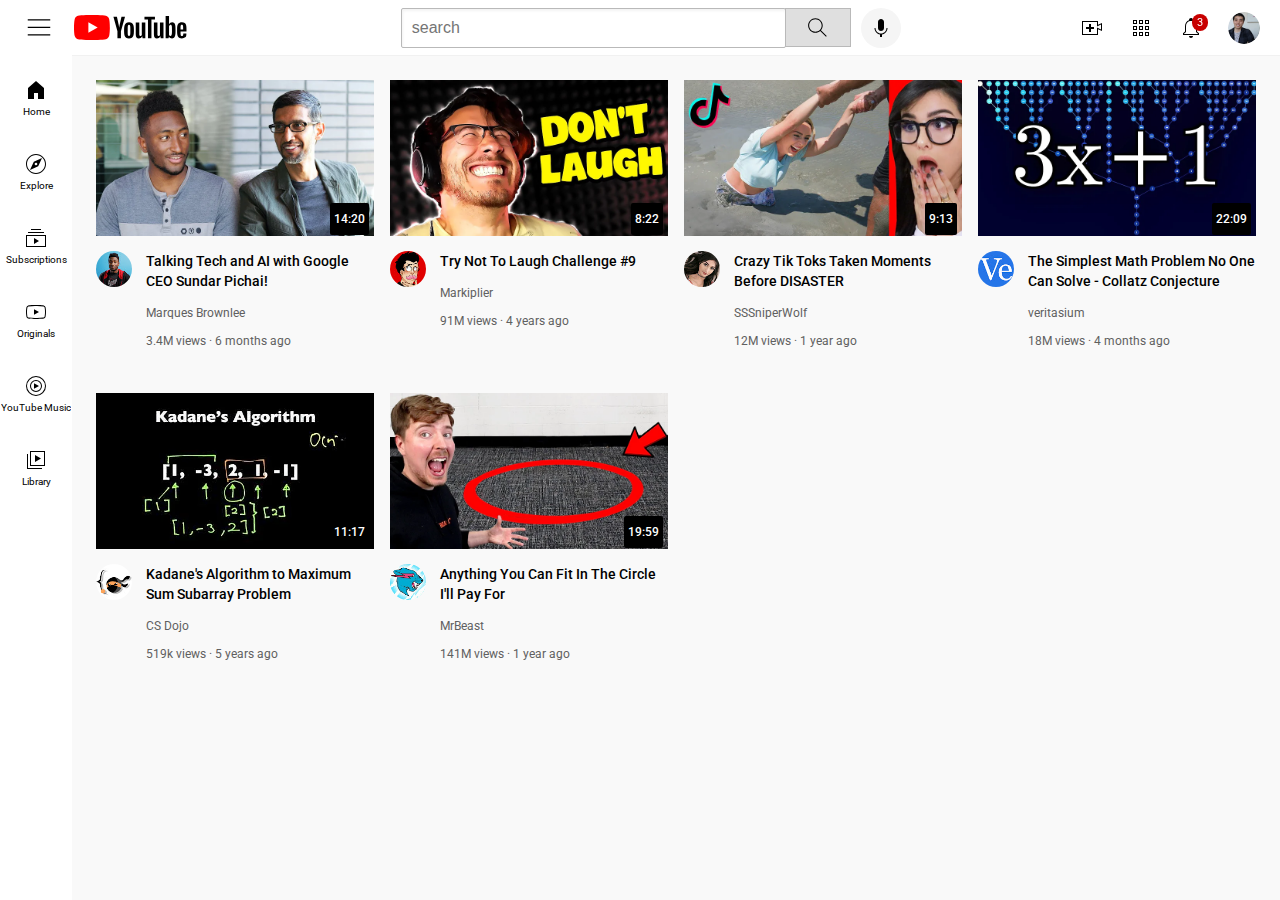
<file: index.html>
<!DOCTYPE html>
<html>
<head>
    <title>Youtube.com clone</title>

    <link rel="preconnect" href="https://fonts.googleapis.com">
    <link rel="preconnect" href="https://fonts.gstatic.com" crossorigin>
    <link href="https://fonts.googleapis.com/css2?family=Roboto:ital,wght@0,500;1,500&display=swap"
    rel="stylesheet">
    <link rel="stylesheet" href="styles/general.css">
    <link rel="stylesheet" href="styles/header.css">
    <link rel="stylesheet" href="styles/video.css">
    <link rel="stylesheet" href="styles/sidebar.css">
    


</head>
    <body>
      
      <header class="header">

        <div class="left-section">
          <img class="hamburger-menu" src="Icons/hamburger-menu.svg">
          <img class="youtube-logo" src="Icons/youtube-logo.svg">
        </div>

        <div class="middle-section">
          <input class="search-bar" type="text" placeholder="search">
          <button class="search-button">
            <img class="search-icon" src="Icons/search.svg">
            <div class="tooltip">Search</div>
          </button>
          <!-- Put position absolute inside position relative -->
          <button class="voice-search-button">
            <img class="voice-search-icon" src="Icons/voice-search-icon.svg">
            <div class="tooltip">Search with your voice</div>
          </button>
        </div>

        <div class="right-section">
          <div class="upload-icon-container">
            <img class="upload-icon" src="Icons/upload.svg">
            <div class="tooltip">Create</div>
          </div>
          <div class="youtube-apps-icon-container">
          <img class="youtube-apps-icon" src="Icons/youtube-apps.svg">
          <div class="tooltip">YouTube apps</div>
        </div>
            <div class="notifications-icon-container">
          <img class="notifications-icon" src="Icons/notifications.svg">
          <div class="notifications-count">3</div>
          <div class="tooltip">Notifications</div>
            </div>
          <img class="current-user-picture" src="channel-pictures/my-channel.jpeg">
        </div>
      
      </header>

      <nav class="sidebar">
        <div class="sidebar-link">
          <img src="Icons/home-sidebar(1).svg">
          <div>Home</div>
        </div>
        <div class="sidebar-link">
          <img src="Icons/explore-sidebar(2).svg">
          <div>Explore</div>
        </div>
        <div class="sidebar-link">
          <img src="Icons/subscriptions-sidebar(3).svg">
          <div>Subscriptions</div>
        </div>
        <div class="sidebar-link">
          <img src="Icons/originals-sidebar(4).svg">
          <div>Originals</div>
        </div>
        <div class="sidebar-link">
          <img src="Icons/youtube-music-sidebar(5).svg">
          <div>YouTube Music</div>
        </div>
        <div class="sidebar-link">
          <img src="Icons/library-sidebar(6).svg">
          <div>Library</div>
        </div>
      </nav>

      <main>
    <section class="video-grid">

        <div class="video-preview">
          
        <div class="thumbnail-row"> 
          <a class="video-title-link"
          href="https://www.youtube.com/watch?v=n2RNcPRtAiY&ab_channel=MarquesBrownlee"
          target="_blank" href="https://www.youtube.com/marques-brownlee">
            <img class="thumbnail" src="thumbnails/thumbnail-1.webp"> 
            </a>
          <div class="video-time">14:20</div>
        </div>
        
        
        <div class="video-info-grid">
          <div class="channel-picture">
            <div class="profile-picture-container">
            <a class="profile-picture-link" target="_blank" href="https://www.youtube.com/@mkbhd">
            <img class="profile-picture" src="channel-pictures/channel-1.jpeg">
          </a>
          <div class="channel-tooltips">
            <div class="channel-tooltips-image-container"><img class="channel-tooltips-image" src="channel-pictures/channel-1.jpeg"></div>
            <div class="channel-tooltips-info">
              <div class="channel-tooltips-username">Marques Brownlee</div>
              <div class="subscribers-count">15M subscribers</div>
            </div>
          </div>
        </div>
      </div>
          
          <div class="video-info">

        <a class="video-title-link"
      href="https://www.youtube.com/watch?v=n2RNcPRtAiY&ab_channel=MarquesBrownlee"
      target="_blank">
          <p class="video-title">Talking Tech and AI with Google CEO Sundar Pichai!</p>
        </a>

      <p class="video-author">
        Marques Brownlee
      </p>


      <p class="video-stats">
        3.4M views &#183; 6 months ago
      </p>
      </div>

    </div>  
    
  </div>
        

  
      <div class="video-preview">
      

          <div class="thumbnail-row">
            <a class="video-title-link"
            href="https://www.youtube.com/watch?v=mP0RAo9SKZk&ab_channel=Markiplier"
            target="_blank">
            <img class="thumbnail" src="thumbnails/thumbnail-2.webp"> 
              </a>
            
            <div class="video-time">8:22</div>
          </div>

          <div class="video-info-grid">

            <div class="channel-picture">
              <a class="profile-picture-link" target="_blank" href="https://www.youtube.com/@Markiplier">
              <img class="profile-picture" src="channel-pictures/channel-2.jpeg" >
            </a>
            </div>
          
        <div class="video-info">
          <a class="video-title-link" target="_blank" href="https://www.youtube.com/watch?v=mP0RAo9SKZk&ab_channel=Markiplier">
        <p class="video-title">
        Try Not To Laugh Challenge #9
      </p>
    </a>


      <p class="video-author">
        Markiplier
      </p>


      <p class="video-stats">
        91M views &#183; 4 years ago
      </p> 
        </div>

        </div>

      </div>





      <div class="video-preview">

        <div class="thumbnail-row"> 
          <a class="video-title-link" target="_blank" href="https://www.youtube.com/watch?v=FgjPQQeTh1w&ab_channel=SSSniperWolf">
          <img class="thumbnail" src="thumbnails/thumbnail-3-ssniperwolf.webp">
        </a>
          <div class="video-time">9:13</div>
        </div>
       
       
        <div class="video-info-grid">
          <div class="channel-picture">
            <a class="profile-picture-link" target="_blank" href="https://www.youtube.com/@SSSniperWolf">
            <img class="profile-picture" src="channel-pictures/ssniperwolf.jpeg">
          </a>
          </div>
          
          <div class="video-info"> 
            <a class="video-title-link" target="_blank" href="https://www.youtube.com/watch?v=FgjPQQeTh1w&ab_channel=SSSniperWolf">
            <p class="video-title">
          Crazy Tik Toks Taken Moments Before DISASTER
          </p>
            </a>

      <p class="video-author">
        SSSniperWolf
      </p>


      <p class="video-stats">
        12M views &#183; 1 year ago
      </p>
      </div>

    </div>  
    
  </div>
        

  
      <div class="video-preview">


          <div class="thumbnail-row">
            <a class="video-title-link" target="_blank" href="https://www.youtube.com/watch?v=094y1Z2wpJg">
            <img class="thumbnail" src="thumbnails/3x+1 thumbnail.webp">
          </a>
            <div class="video-time">22:09</div>
          </div>

          <div class="video-info-grid">

            <div class="channel-picture">
              <a class="profile-picture-link" target="_blank" href="https://www.youtube.com/@veritasium">
              <img class="profile-picture" src="channel-pictures/channel-4 3x+1.jpeg" >
            </a>
            </div>
          
        <div class="video-info">
        <a class="video-title-link" target="_blank" href="https://www.youtube.com/watch?v=094y1Z2wpJg">
          <p class="video-title">
        The Simplest Math Problem No One Can Solve - Collatz Conjecture
          </p>
    </a>


      <p class="video-author">
        veritasium
      </p>


      <p class="video-stats">
        18M views &#183; 4 months ago
      </p> 
        </div>

        </div>

      </div>





      <div class="video-preview">

        <div class="thumbnail-row"> 
          <a class="video-title-link" target="_blank" href="https://www.youtube.com/watch?v=86CQq3pKSUw">
          <img class="thumbnail" src="thumbnails/kadanes algorithm.webp">
        </a>
          <div class="video-time">11:17</div>
        </div>
       
       
        <div class="video-info-grid">
          <div class="channel-picture">
            <a class="profile-picture-link" target="_blank" href="https://www.youtube.com/@CSDojo">
            <img class="profile-picture" src="channel-pictures/channel-5 kadanes algorithm.jpeg">
          </a>
          </div>
          
          <div class="video-info"> 
            <a class="video-title-link" target="_blank" href="https://www.youtube.com/watch?v=86CQq3pKSUw">
            <p class="video-title">
          Kadane's Algorithm to Maximum Sum Subarray Problem
      </p>
    </a>

      <p class="video-author">
        CS Dojo
      </p>


      <p class="video-stats">
        519k views &#183; 5 years ago
      </p>
      </div>

    </div>  
    
  </div>
        

  
      <div class="video-preview">


          <div class="thumbnail-row">
            <a class="video-title-link" target="_blank" href="https://www.youtube.com/watch?v=yXWw0_UfSFg&ab_channel=MrBeast">
            <img class="thumbnail" src="thumbnails/thumbnail-6 mrbeast.webp">
          </a>
            <div class="video-time">19:59</div>
          </div>

          <div class="video-info-grid">

            <div class="channel-picture">
              <a class="profile-picture-link" target="_blank" href="https://www.youtube.com/@MrBeast">
              <img class="profile-picture" src="channel-pictures/channel-6 mrbeast.jpeg" >
            </a>
            </div>
          
        <div class="video-info">
          <a class="video-title-link" target="_blank" href="https://www.youtube.com/watch?v=yXWw0_UfSFg&ab_channel=MrBeast">
        <p class="video-title">
          Anything You Can Fit In The Circle I'll Pay For
      </p>
    </a>


      <p class="video-author">
        MrBeast
      </p>


      <p class="video-stats">
        141M views &#183; 1 year ago
      </p> 
        </div>
      </div>
    </div>
  </section>
</main>
    </body>
</html>
</file>
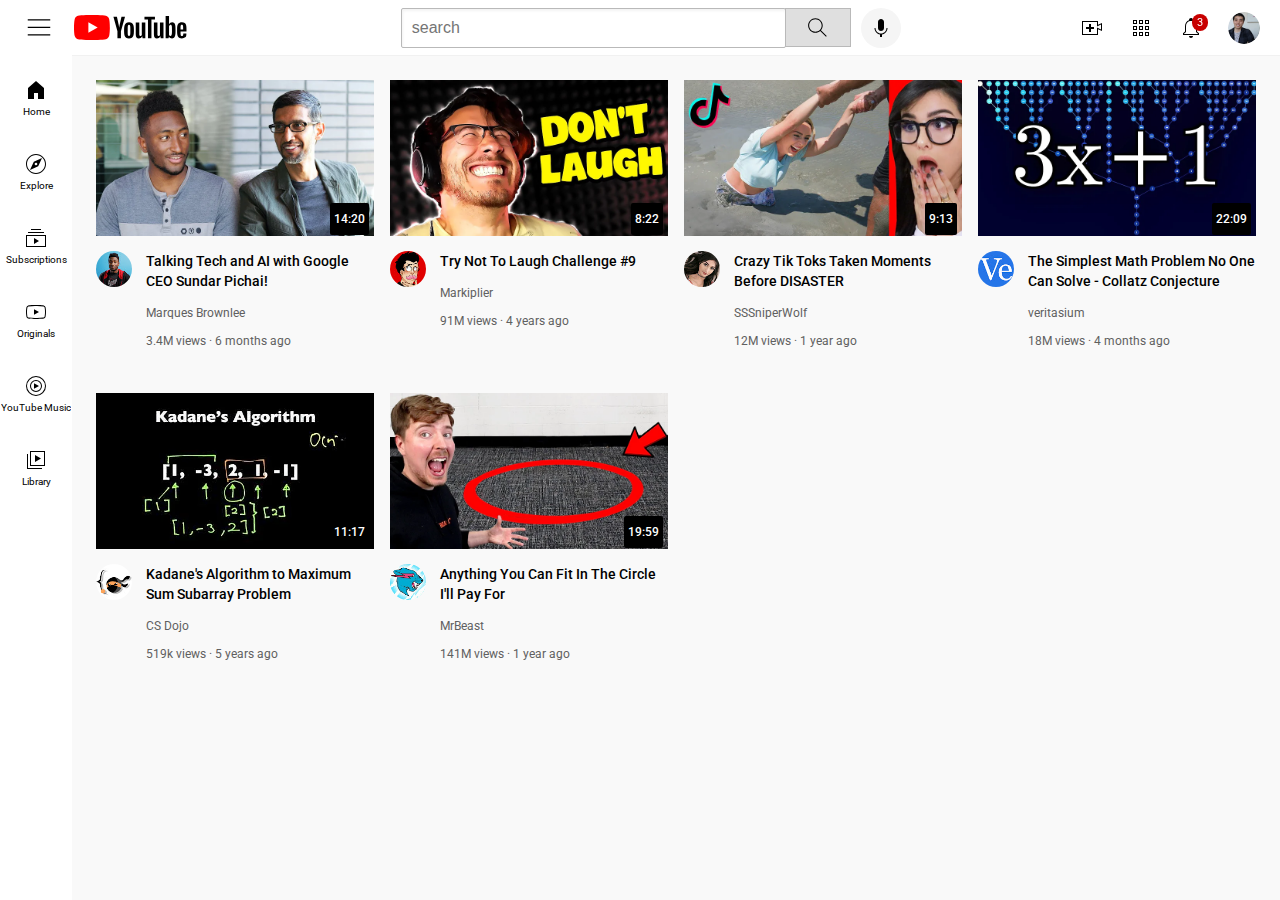
<file: youtube.html>
<!DOCTYPE html>
<html>
<head>
    <title>Youtube.com clone</title>

    <link rel="preconnect" href="https://fonts.googleapis.com">
    <link rel="preconnect" href="https://fonts.gstatic.com" crossorigin>
    <link href="https://fonts.googleapis.com/css2?family=Roboto:ital,wght@0,500;1,500&display=swap"
    rel="stylesheet">
    <link rel="stylesheet" href="styles/general.css">
    <link rel="stylesheet" href="styles/header.css">
    <link rel="stylesheet" href="styles/video.css">
    <link rel="stylesheet" href="styles/sidebar.css">
    


</head>
    <body>
      
      <header class="header">

        <div class="left-section">
          <img class="hamburger-menu" src="Icons/hamburger-menu.svg">
          <img class="youtube-logo" src="Icons/youtube-logo.svg">
        </div>

        <div class="middle-section">
          <input class="search-bar" type="text" placeholder="search">
          <button class="search-button">
            <img class="search-icon" src="Icons/search.svg">
            <div class="tooltip">Search</div>
          </button>
          <!-- Put position absolute inside position relative -->
          <button class="voice-search-button">
            <img class="voice-search-icon" src="Icons/voice-search-icon.svg">
            <div class="tooltip">Search with your voice</div>
          </button>
        </div>

        <div class="right-section">
          <div class="upload-icon-container">
            <img class="upload-icon" src="Icons/upload.svg">
            <div class="tooltip">Create</div>
          </div>
          <div class="youtube-apps-icon-container">
          <img class="youtube-apps-icon" src="Icons/youtube-apps.svg">
          <div class="tooltip">YouTube apps</div>
        </div>
            <div class="notifications-icon-container">
          <img class="notifications-icon" src="Icons/notifications.svg">
          <div class="notifications-count">3</div>
          <div class="tooltip">Notifications</div>
            </div>
          <img class="current-user-picture" src="channel-pictures/my-channel.jpeg">
        </div>
      
      </header>

      <nav class="sidebar">
        <div class="sidebar-link">
          <img src="Icons/home-sidebar(1).svg">
          <div>Home</div>
        </div>
        <div class="sidebar-link">
          <img src="Icons/explore-sidebar(2).svg">
          <div>Explore</div>
        </div>
        <div class="sidebar-link">
          <img src="Icons/subscriptions-sidebar(3).svg">
          <div>Subscriptions</div>
        </div>
        <div class="sidebar-link">
          <img src="Icons/originals-sidebar(4).svg">
          <div>Originals</div>
        </div>
        <div class="sidebar-link">
          <img src="Icons/youtube-music-sidebar(5).svg">
          <div>YouTube Music</div>
        </div>
        <div class="sidebar-link">
          <img src="Icons/library-sidebar(6).svg">
          <div>Library</div>
        </div>
      </nav>

      <main>
    <section class="video-grid">

        <div class="video-preview">
          
        <div class="thumbnail-row"> 
          <a class="video-title-link"
          href="https://www.youtube.com/watch?v=n2RNcPRtAiY&ab_channel=MarquesBrownlee"
          target="_blank" href="https://www.youtube.com/marques-brownlee">
            <img class="thumbnail" src="thumbnails/thumbnail-1.webp"> 
            </a>
          <div class="video-time">14:20</div>
        </div>
        
        
        <div class="video-info-grid">
          <div class="channel-picture">
            <div class="profile-picture-container">
            <a class="profile-picture-link" target="_blank" href="https://www.youtube.com/@mkbhd">
            <img class="profile-picture" src="channel-pictures/channel-1.jpeg">
          </a>
          <div class="channel-tooltips">
            <div class="channel-tooltips-image-container"><img class="channel-tooltips-image" src="channel-pictures/channel-1.jpeg"></div>
            <div class="channel-tooltips-info">
              <div class="channel-tooltips-username">Marques Brownlee</div>
              <div class="subscribers-count">15M subscribers</div>
            </div>
          </div>
        </div>
      </div>
          
          <div class="video-info">

        <a class="video-title-link"
      href="https://www.youtube.com/watch?v=n2RNcPRtAiY&ab_channel=MarquesBrownlee"
      target="_blank">
          <p class="video-title">Talking Tech and AI with Google CEO Sundar Pichai!</p>
        </a>

      <p class="video-author">
        Marques Brownlee
      </p>


      <p class="video-stats">
        3.4M views &#183; 6 months ago
      </p>
      </div>

    </div>  
    
  </div>
        

  
      <div class="video-preview">
      

          <div class="thumbnail-row">
            <a class="video-title-link"
            href="https://www.youtube.com/watch?v=mP0RAo9SKZk&ab_channel=Markiplier"
            target="_blank">
            <img class="thumbnail" src="thumbnails/thumbnail-2.webp"> 
              </a>
            
            <div class="video-time">8:22</div>
          </div>

          <div class="video-info-grid">

            <div class="channel-picture">
              <a class="profile-picture-link" target="_blank" href="https://www.youtube.com/@Markiplier">
              <img class="profile-picture" src="channel-pictures/channel-2.jpeg" >
            </a>
            </div>
          
        <div class="video-info">
          <a class="video-title-link" target="_blank" href="https://www.youtube.com/watch?v=mP0RAo9SKZk&ab_channel=Markiplier">
        <p class="video-title">
        Try Not To Laugh Challenge #9
      </p>
    </a>


      <p class="video-author">
        Markiplier
      </p>


      <p class="video-stats">
        91M views &#183; 4 years ago
      </p> 
        </div>

        </div>

      </div>





      <div class="video-preview">

        <div class="thumbnail-row"> 
          <a class="video-title-link" target="_blank" href="https://www.youtube.com/watch?v=FgjPQQeTh1w&ab_channel=SSSniperWolf">
          <img class="thumbnail" src="thumbnails/thumbnail-3-ssniperwolf.webp">
        </a>
          <div class="video-time">9:13</div>
        </div>
       
       
        <div class="video-info-grid">
          <div class="channel-picture">
            <a class="profile-picture-link" target="_blank" href="https://www.youtube.com/@SSSniperWolf">
            <img class="profile-picture" src="channel-pictures/ssniperwolf.jpeg">
          </a>
          </div>
          
          <div class="video-info"> 
            <a class="video-title-link" target="_blank" href="https://www.youtube.com/watch?v=FgjPQQeTh1w&ab_channel=SSSniperWolf">
            <p class="video-title">
          Crazy Tik Toks Taken Moments Before DISASTER
          </p>
            </a>

      <p class="video-author">
        SSSniperWolf
      </p>


      <p class="video-stats">
        12M views &#183; 1 year ago
      </p>
      </div>

    </div>  
    
  </div>
        

  
      <div class="video-preview">


          <div class="thumbnail-row">
            <a class="video-title-link" target="_blank" href="https://www.youtube.com/watch?v=094y1Z2wpJg">
            <img class="thumbnail" src="thumbnails/3x+1 thumbnail.webp">
          </a>
            <div class="video-time">22:09</div>
          </div>

          <div class="video-info-grid">

            <div class="channel-picture">
              <a class="profile-picture-link" target="_blank" href="https://www.youtube.com/@veritasium">
              <img class="profile-picture" src="channel-pictures/channel-4 3x+1.jpeg" >
            </a>
            </div>
          
        <div class="video-info">
        <a class="video-title-link" target="_blank" href="https://www.youtube.com/watch?v=094y1Z2wpJg">
          <p class="video-title">
        The Simplest Math Problem No One Can Solve - Collatz Conjecture
          </p>
    </a>


      <p class="video-author">
        veritasium
      </p>


      <p class="video-stats">
        18M views &#183; 4 months ago
      </p> 
        </div>

        </div>

      </div>





      <div class="video-preview">

        <div class="thumbnail-row"> 
          <a class="video-title-link" target="_blank" href="https://www.youtube.com/watch?v=86CQq3pKSUw">
          <img class="thumbnail" src="thumbnails/kadanes algorithm.webp">
        </a>
          <div class="video-time">11:17</div>
        </div>
       
       
        <div class="video-info-grid">
          <div class="channel-picture">
            <a class="profile-picture-link" target="_blank" href="https://www.youtube.com/@CSDojo">
            <img class="profile-picture" src="channel-pictures/channel-5 kadanes algorithm.jpeg">
          </a>
          </div>
          
          <div class="video-info"> 
            <a class="video-title-link" target="_blank" href="https://www.youtube.com/watch?v=86CQq3pKSUw">
            <p class="video-title">
          Kadane's Algorithm to Maximum Sum Subarray Problem
      </p>
    </a>

      <p class="video-author">
        CS Dojo
      </p>


      <p class="video-stats">
        519k views &#183; 5 years ago
      </p>
      </div>

    </div>  
    
  </div>
        

  
      <div class="video-preview">


          <div class="thumbnail-row">
            <a class="video-title-link" target="_blank" href="https://www.youtube.com/watch?v=yXWw0_UfSFg&ab_channel=MrBeast">
            <img class="thumbnail" src="thumbnails/thumbnail-6 mrbeast.webp">
          </a>
            <div class="video-time">19:59</div>
          </div>

          <div class="video-info-grid">

            <div class="channel-picture">
              <a class="profile-picture-link" target="_blank" href="https://www.youtube.com/@MrBeast">
              <img class="profile-picture" src="channel-pictures/channel-6 mrbeast.jpeg" >
            </a>
            </div>
          
        <div class="video-info">
          <a class="video-title-link" target="_blank" href="https://www.youtube.com/watch?v=yXWw0_UfSFg&ab_channel=MrBeast">
        <p class="video-title">
          Anything You Can Fit In The Circle I'll Pay For
      </p>
    </a>


      <p class="video-author">
        MrBeast
      </p>


      <p class="video-stats">
        141M views &#183; 1 year ago
      </p> 
        </div>
      </div>
    </div>
  </section>
</main>
    </body>
</html>
</file>
<file: styles/general.css>
p{
  margin-top:0;
  margin-bottom:0;
}

body{
  /*This style below will be inherited*/
  font-family: roboto, arial;
  margin: 0;
  padding-top:80px;
  padding-left:96px;
  padding-right:24px;
  background-color: rgb(249, 249, 249);
}

@media(min-width:2000px){
  body{
    margin-left:168px;
  }
}
</file>
<file: styles/header.css>
.search-bar{
  font-size:20px;
}

.header{
  height: 55px;
  display: flex;
  flex-direction: row;
  justify-content: space-between;

  position:fixed;
  top:0px;
  left:0px;
  right:0px;
  z-index:100;

  background-color: white;
  border-bottom-width: 1px;
  border-bottom-style:solid;
  border-bottom-color:rgb(241, 241, 241);
}

.left-section{
  display:flex;
  align-items: center;
}

.hamburger-menu{
  height: 30px;
  margin-left:24px;
  margin-right:20px;
}

.youtube-logo{
  height:25px;
}

.middle-section{
  flex: 1;
  margin-left: 70px;
  margin-right: 35px;
  max-width: 500px;
  display:flex;
  align-items: center;
}

.search-bar{
  flex:1;
  height:36px;
  padding-left: 10px;
  font-size:16px;
  border: 1px solid rgb(185, 185, 185);
  border-radius: 2px;
  box-shadow: inset 1px 2px 3px rgba(0,0,0,0.05);
  width:0px;
}

.search-bar::placeholder{
  font-size:16px;

}

.search-button{
  height: 39px;
  width: 66px;
  background-color: rgb(223, 223, 223);
  border-width: 1px;
  border-style: solid;
  border-color: rgb(185, 185, 185);
  margin-left: -1px;
  margin-right: 10px;

  position:relative;
}

.search-button , .voice-search-button , .upload-icon-container
, .youtube-apps-icon-container , .notifications-icon-container{
  display:flex;
  justify-content: center;
  align-items: center;
  position: relative;
}

.search-button .tooltip
, .voice-search-button .tooltip 
, .upload-icon-container .tooltip
, .youtube-apps-icon-container .tooltip
, .notifications-icon-container .tooltip{
  position:absolute;
  background-color: gray;
  color:white;
  padding-top:4px;
  padding-bottom:4px;
  padding-left:8px;
  padding-right:8px;
  border-radius:2px;
  font-size:12px;
  bottom: -30px;
  opacity:0;
  transition: opacity 0.15s;
  pointer-events: none;
  white-space: nowrap;
}

.search-button:hover .tooltip ,
.voice-search-button:hover .tooltip , .upload-icon-container:hover .tooltip
, .youtube-apps-icon-container:hover .tooltip , .notifications-icon-container:hover .tooltip{
  opacity:1;
}

.search-icon{
  height: 25px;
}

.voice-search-button{
  height:40px;
  width:40px;
  border-radius: 20px;
  border: none;
  background-color:rgb(245, 245, 245);
}

.voice-search-icon{
  height: 24px;
}

.right-section{
  display:flex;
  align-items: center;
  justify-content: space-between;
  width: 180px;
  margin-right: 20px;
  flex-shrink: 0;
}

.upload-icon{
  height:24px;
}

.youtube-apps-icon{
  height:24px;
}

.notifications-icon{
  height:24px;
}

.notifications-icon-container{
  position: relative;
}

.notifications-count{
  position:absolute;
  top:-2px;;
  right:-5px;
  background-color: rgb(200, 0, 0);
  color:white;
  font-size:11px;
  padding-left:5px;
  padding-right:5px;
  padding-top:2px;
  padding-bottom:2px;
  border-radius:10px;
}

.current-user-picture{
  height:32px;
  border-radius: 16px;
}
</file>
<file: styles/video.css>
.thumbnail{
  width: 100%;
  
}


.video-title {
  margin-top:0;
  font-size:14px;
  font-weight:500;
  line-height:20px;
  margin-bottom:10px;
  pointer-events: none;
}

.video-title-link{
  text-decoration: none; 
  color:black;
}

.profile-picture{
  width:36px;
  border-radius:50px;
  
}
.thumbnail-row{
  margin-bottom:8px;
  position:relative;
}
.video-author,
.video-stats{
  font-size:12px;
  color: rgb(96,96,96);
}
.video-author{
  margin-bottom:4px;
}

.video-info-grid{
  display:grid;
  grid-template-columns: 50px 1fr;
}

.video-grid{
  column-gap: 16px;
  row-gap: 40px;
  display: grid;
  grid-template-columns: 1fr 1fr 1fr;
}

@media(max-width: 750px) {
  .video-grid{
    grid-template-columns: 1fr 1fr;
    font-size:14px;
  }
}


@media(min-width:751px) and (max-width:999px) {
  .video-grid{
    grid-template-columns: 1fr 1fr 1fr;
    font-size:14px;
  }
}


@media(min-width:1000px){
  .video-grid{
    grid-template-columns: 1fr 1fr 1fr 1fr;
  }
}

@media(min-width:1000px){
  .video-grid{
    font-size:16px;
    line-height:24px;
  }
}



.video-time{
  font-size:12px;
  font-weight: 500;
  padding: 4px;
  border-radius:2px;
  background-color: black;
  color:white;
  position:absolute;
  bottom:8px;
  right:5px;
}

.profile-picture-container{
  position:relative;
  display:inline-block;
}

 .channel-tooltips{
  position:absolute;
  bottom:-70px;


  background-color:white;
  width:200px;
  padding-top:5px;
  padding-bottom:5px;
  padding-left:12px;
  padding-right:12px;
  border-radius:6px;
  
  box-shadow: 0px 0px 10px rgba(0,0,0,0.3);
  
  display:flex;
  align-items: center;

  opacity:0;
  transition: opacity 0.15s;
  z-index: 300;
  pointer-events: none;
}

.profile-picture-container:hover .channel-tooltips{
  opacity:1;
}


.channel-tooltips-image-container{
  margin-right:5px;
}

.channel-tooltips-image{
  width:50px;
  height:50px;
  border-radius:30px;
  margin-right: 5px;
}

.channel-tooltips-username{
  font-weight:700;
  margin-bottom:5px;
}

.subscribers-count{
  color:grey;
}
</file>
<file: styles/sidebar.css>
@media(max-width:1999.9px){
.sidebar{
  position:fixed;
  left:0;
  bottom:0;
  top:55px;
  background-color:white;
  width:72px;
  z-index: 200;
  padding-top:5px;
}

.sidebar-link{
  height:74px;
  display:flex;
  flex-direction: column;
  justify-content: center;
  align-items: center;
  cursor:pointer;
}
.sidebar-link:hover{
  background-color: rgb(234, 232, 232);
}

.sidebar-link img{
  height: 24px;
  margin-bottom:4px;
}

.sidebar-link div{
  font-size:10px;
}
}

@media(min-width:2000px){
  .sidebar{
    position:fixed;
    left:0;
    bottom:0;
    top:55px;
    background-color:white;
    width:240px;
    z-index: 200;
    padding-top:5px;
  }
  
  .sidebar-link{
    height:74px;
    display:flex;
    flex-direction: row;
    justify-content: center;
    align-items: center;
    cursor:pointer;
  }
  .sidebar-link:hover{
    background-color: rgb(234, 232, 232);
  }
  
  .sidebar-link img{
    height: 24px;
    margin-bottom:4px;
  }
  
  .sidebar-link div{
    font-size:10px;
  }
}
</file>
